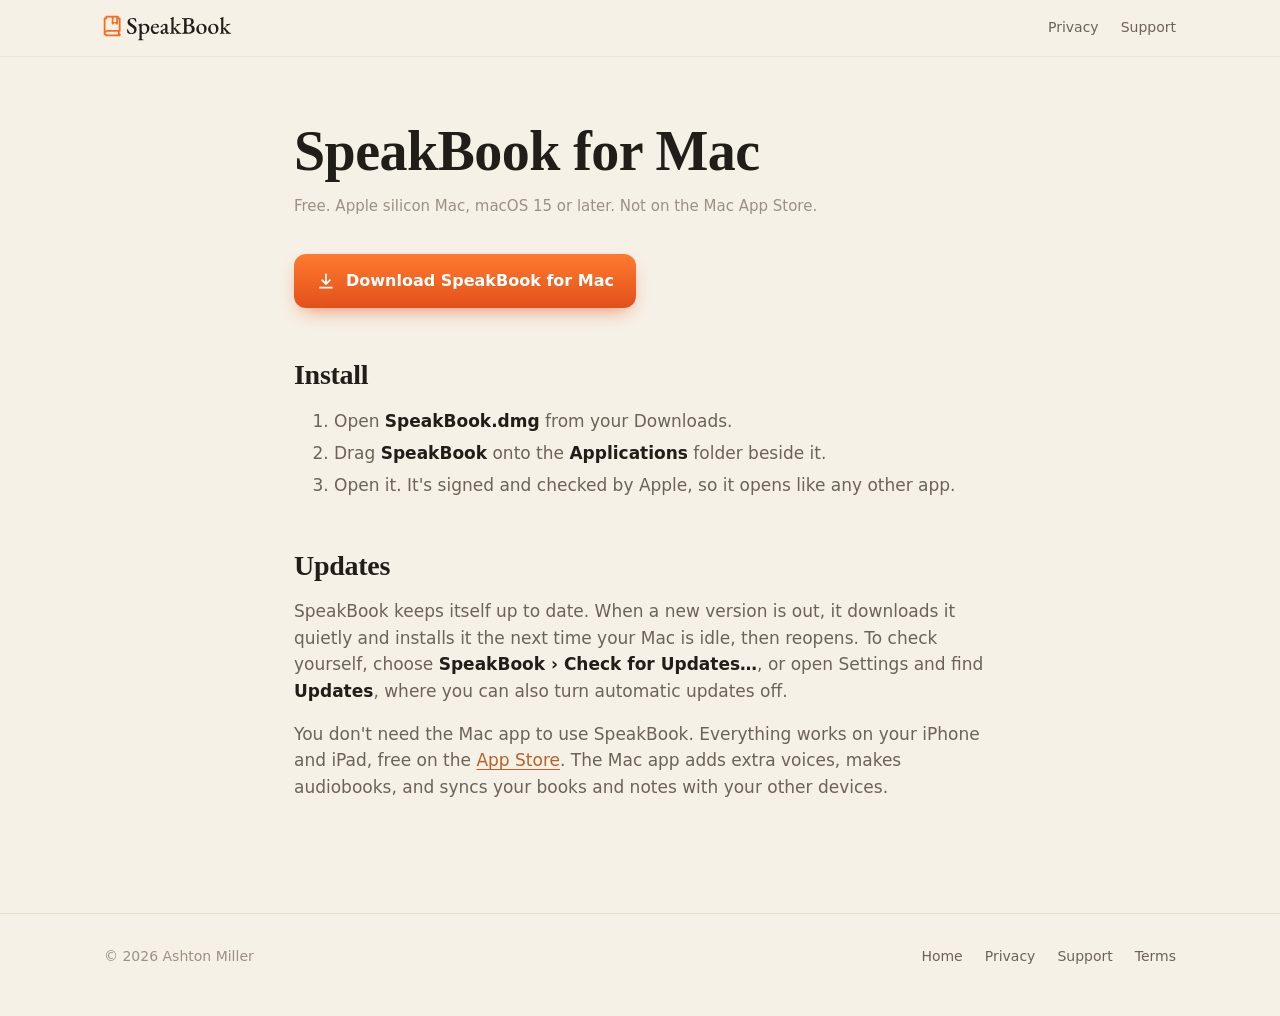
<file: mac/index.html>
<!doctype html>
<html lang="en">
<head>
  <meta charset="utf-8">
  <meta name="viewport" content="width=device-width, initial-scale=1">
  <title>SpeakBook for Mac</title>
  <meta name="description" content="Download SpeakBook for Mac, free: extra voices, audiobooks and sync with your iPhone and iPad.">
  <meta name="theme-color" content="#F6F1E7" media="(prefers-color-scheme: light)">
  <meta name="theme-color" content="#181512" media="(prefers-color-scheme: dark)">
  <link rel="icon" type="image/png" href="../favicon.png">
  <link rel="apple-touch-icon" href="../apple-touch-icon.png">
  <link rel="canonical" href="https://speakbook.ashcoHQ.com/mac/">
  <link rel="stylesheet" href="../assets/site.css">
</head>
<body>
<a class="skip" href="#main">Skip to content</a>
<header class="site-header">
  <div class="wrap">
    <a class="brand" href="../"><picture><source srcset="../assets/speakbook-horizontal-color-on-dark.svg" media="(prefers-color-scheme: dark)"><img src="../assets/speakbook-horizontal-color.svg" alt="SpeakBook" width="143" height="40"></picture></a>
    <nav aria-label="Main">
      <a href="../privacy/">Privacy</a>
      <a href="../support/">Support</a>
    </nav>
  </div>
</header>

<main id="main" class="doc">
  <div class="wrap">
    <h1>SpeakBook for Mac</h1>
    <p class="updated">Free. Apple silicon Mac, macOS 15 or later. Not on the Mac App Store.</p>
    <div class="ctas">
      <a class="btn" href="https://github.com/lman80/speakbook/releases/latest/download/SpeakBook.dmg">
        <svg viewBox="0 0 24 24" aria-hidden="true"><path d="M11 3h2v10.2l3.6-3.6 1.4 1.4-6 6-6-6 1.4-1.4 3.6 3.6V3ZM4 19h16v2H4v-2Z"/></svg>
        Download SpeakBook for Mac
      </a>
    </div>
    <h2>Install</h2>
    <ol>
      <li>Open <strong>SpeakBook.dmg</strong> from your Downloads.</li>
      <li>Drag <strong>SpeakBook</strong> onto the <strong>Applications</strong> folder beside it.</li>
      <li>Open it. It's signed and checked by Apple, so it opens like any other app.</li>
    </ol>
    <h2>Updates</h2>
    <p>SpeakBook keeps itself up to date. When a new version is out, it downloads it quietly and installs it the next time your Mac is idle, then reopens. To check yourself, choose <strong>SpeakBook › Check for Updates…</strong>, or open Settings and find <strong>Updates</strong>, where you can also turn automatic updates off.</p>
    <p>You don't need the Mac app to use SpeakBook. Everything works on your iPhone and iPad, free on the <a href="https://apps.apple.com/app/id6818370979">App Store</a>. The Mac app adds extra voices, makes audiobooks, and syncs your books and notes with your other devices.</p>
  </div>
</main>

<footer class="site-footer">
  <div class="wrap">
    <span>© 2026 Ashton Miller</span>
    <nav aria-label="Footer">
      <a href="../">Home</a>
      <a href="../privacy/">Privacy</a>
      <a href="../support/">Support</a>
      <a href="../terms/">Terms</a>
    </nav>
  </div>
</footer>
</body>
</html>
</file>
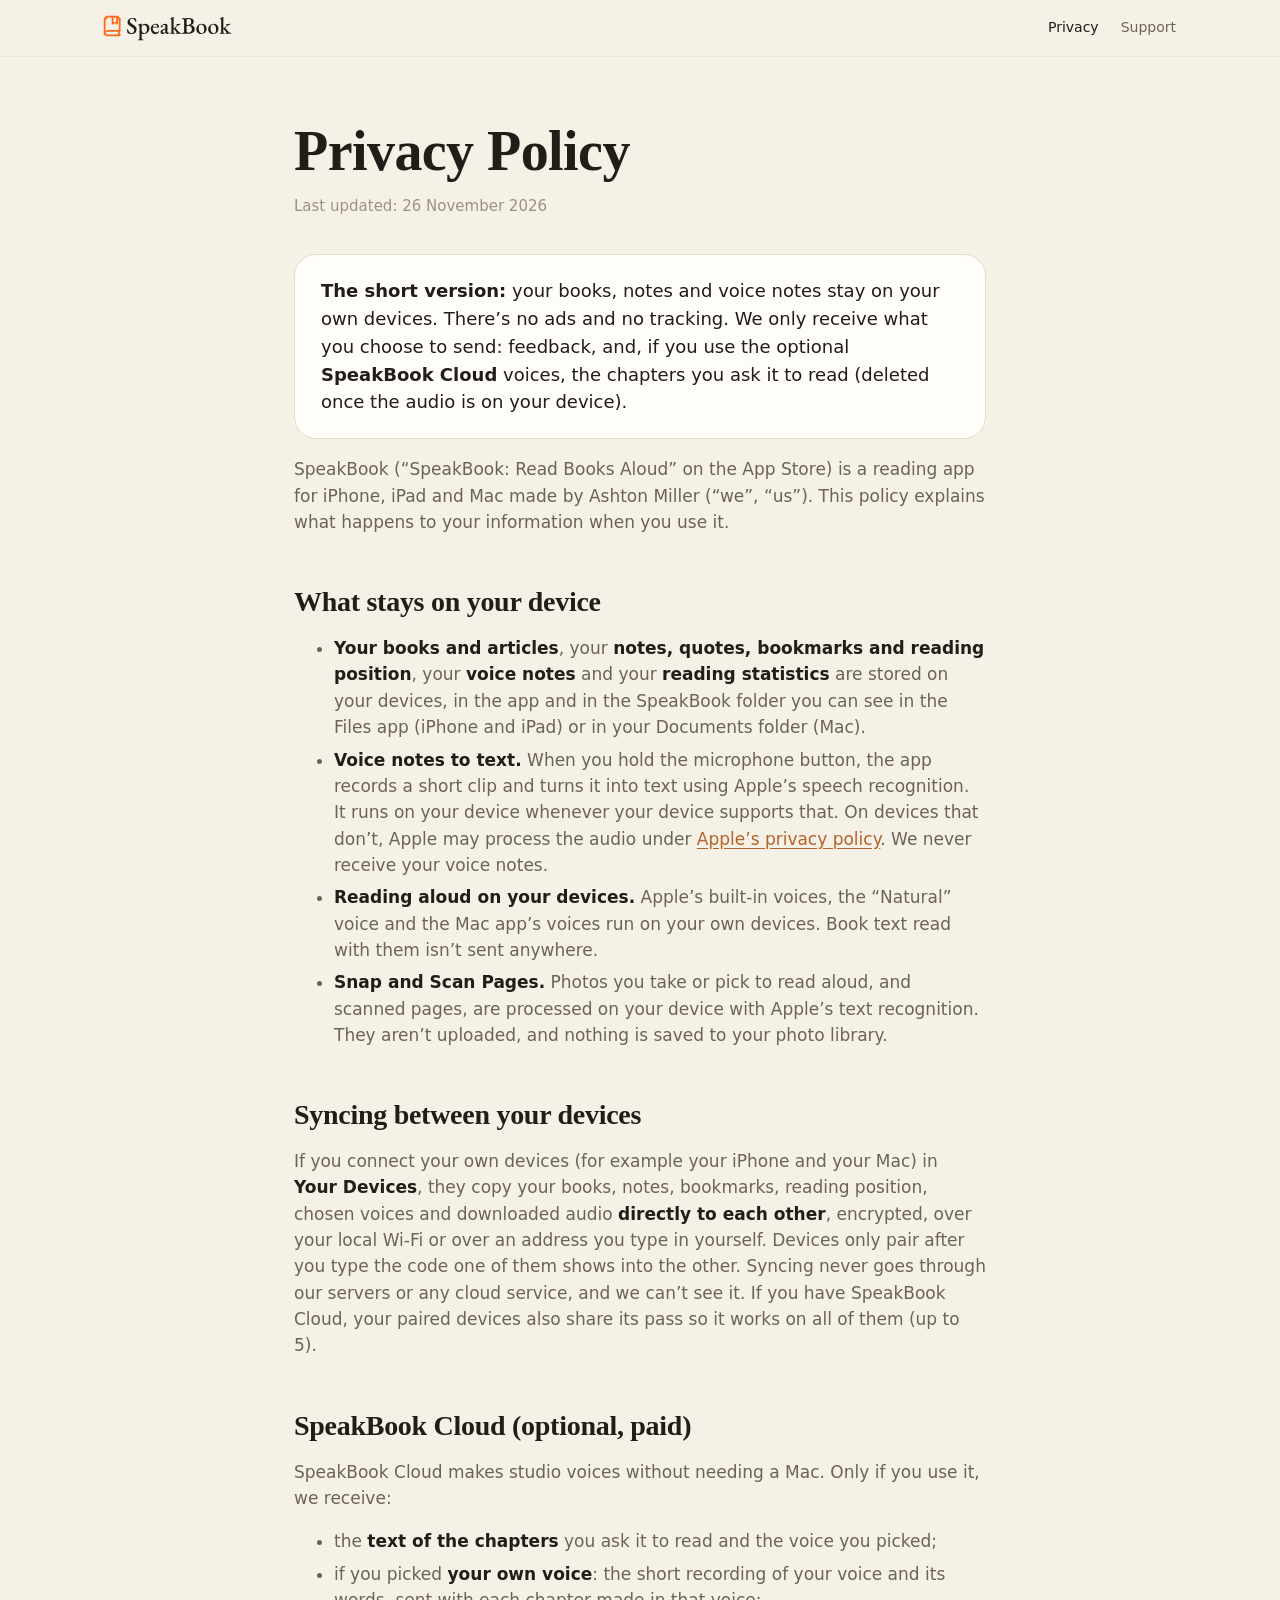
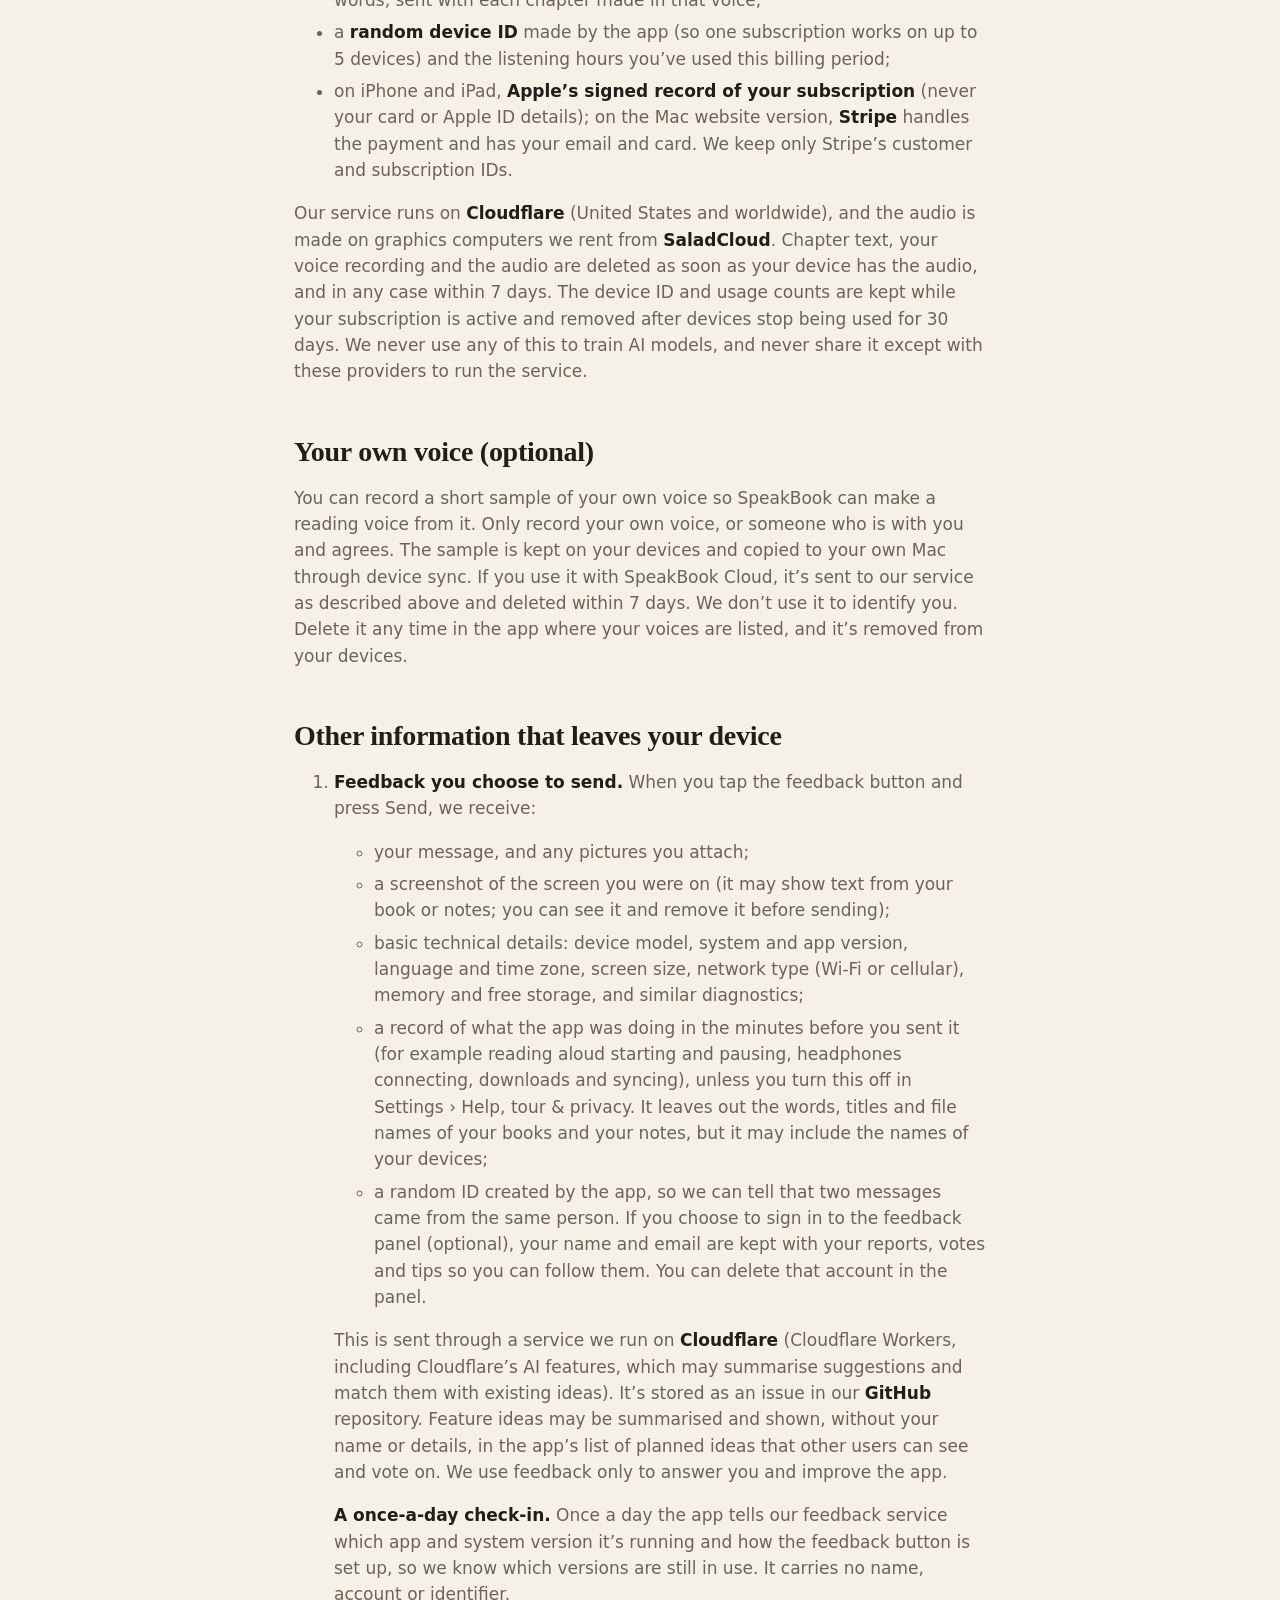
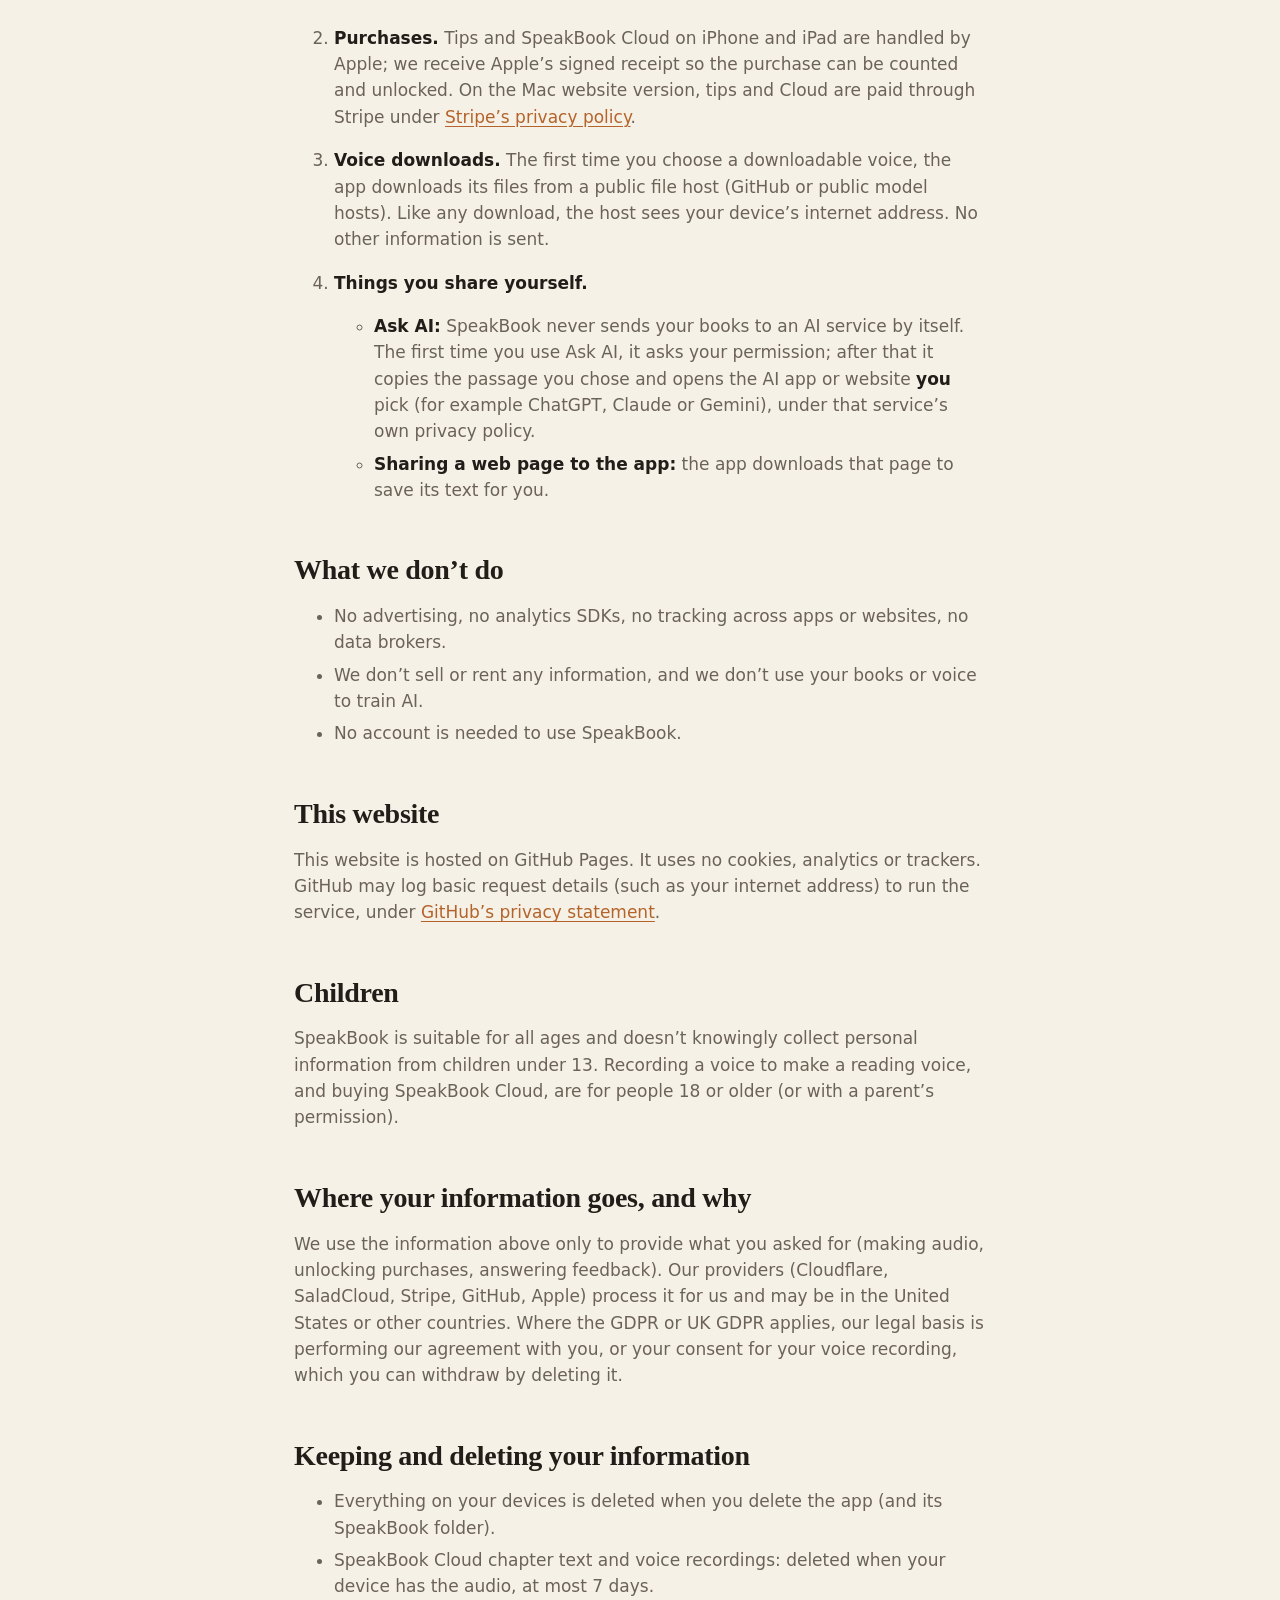
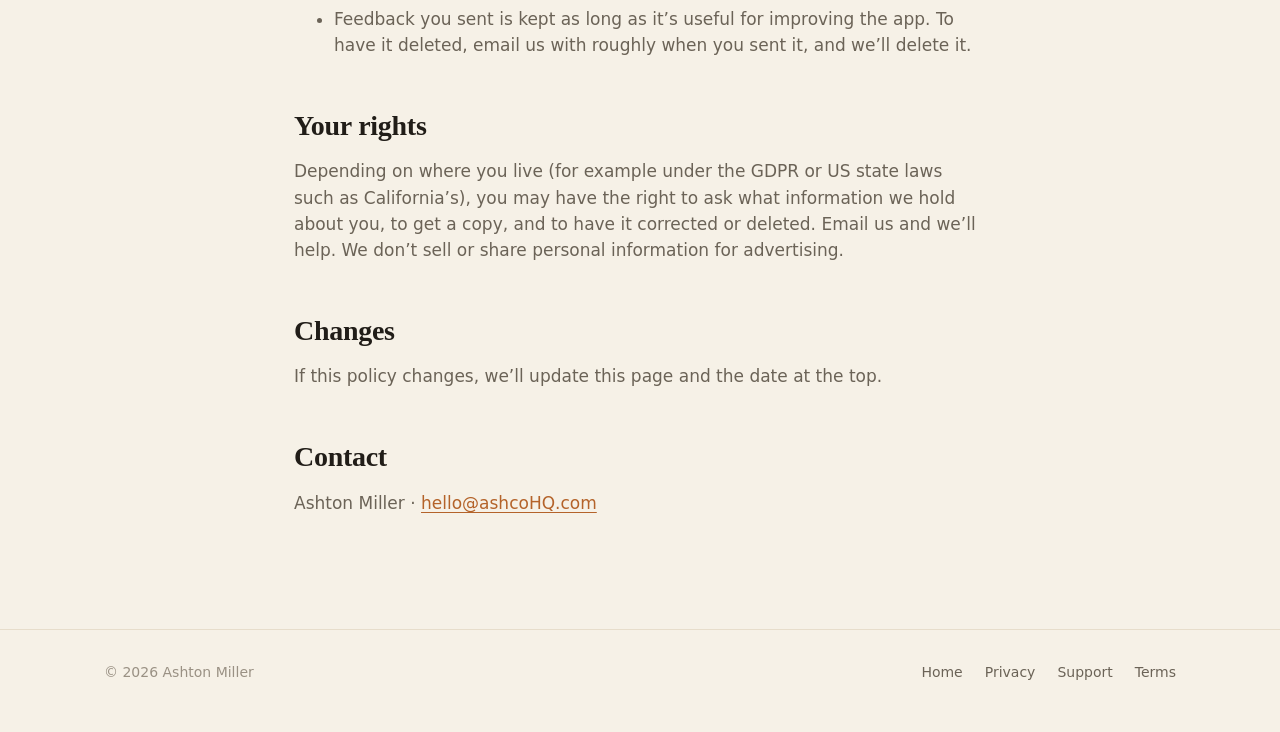
<file: privacy/index.html>
<!doctype html>
<html lang="en">
<head>
  <meta charset="utf-8">
  <meta name="viewport" content="width=device-width, initial-scale=1">
  <title>Privacy Policy · SpeakBook</title>
  <meta name="description" content="SpeakBook's privacy policy. Your books, notes and voice notes stay on your own devices. No ads, no tracking.">
  <meta name="theme-color" content="#F6F1E7" media="(prefers-color-scheme: light)">
  <meta name="theme-color" content="#181512" media="(prefers-color-scheme: dark)">
  <link rel="icon" type="image/png" href="../favicon.png">
  <link rel="apple-touch-icon" href="../apple-touch-icon.png">
  <link rel="canonical" href="https://speakbook.ashcoHQ.com/privacy/">
  <link rel="stylesheet" href="../assets/site.css">
</head>
<body>
<a class="skip" href="#main">Skip to content</a>
<header class="site-header">
  <div class="wrap">
    <a class="brand" href="../"><picture><source srcset="../assets/speakbook-horizontal-color-on-dark.svg" media="(prefers-color-scheme: dark)"><img src="../assets/speakbook-horizontal-color.svg" alt="SpeakBook" width="143" height="40"></picture></a>
    <nav aria-label="Main">
      <a href="../privacy/" aria-current="page">Privacy</a>
      <a href="../support/">Support</a>
    </nav>
  </div>
</header>

<main id="main" class="doc">
  <div class="wrap">
    <h1>Privacy Policy</h1>
    <p class="updated">Last updated: 26 November 2026</p>

    <div class="summary">
      <p><strong>The short version:</strong> your books, notes and voice notes stay on your own devices. There’s no ads and no tracking. We only receive what you choose to send: feedback, and, if you use the optional <strong>SpeakBook Cloud</strong> voices, the chapters you ask it to read (deleted once the audio is on your device).</p>
    </div>

    <p>SpeakBook (“SpeakBook: Read Books Aloud” on the App Store) is a reading app for iPhone, iPad and Mac made by Ashton Miller (“we”, “us”). This policy explains what happens to your information when you use it.</p>

    <h2>What stays on your device</h2>
    <ul>
      <li><strong>Your books and articles</strong>, your <strong>notes, quotes, bookmarks and reading position</strong>, your <strong>voice notes</strong> and your <strong>reading statistics</strong> are stored on your devices, in the app and in the SpeakBook folder you can see in the Files app (iPhone and iPad) or in your Documents folder (Mac).</li>
      <li><strong>Voice notes to text.</strong> When you hold the microphone button, the app records a short clip and turns it into text using Apple’s speech recognition. It runs on your device whenever your device supports that. On devices that don’t, Apple may process the audio under <a href="https://www.apple.com/legal/privacy/">Apple’s privacy policy</a>. We never receive your voice notes.</li>
      <li><strong>Reading aloud on your devices.</strong> Apple’s built-in voices, the “Natural” voice and the Mac app’s voices run on your own devices. Book text read with them isn’t sent anywhere.</li>
      <li><strong>Snap and Scan Pages.</strong> Photos you take or pick to read aloud, and scanned pages, are processed on your device with Apple’s text recognition. They aren’t uploaded, and nothing is saved to your photo library.</li>
    </ul>

    <h2>Syncing between your devices</h2>
    <p>If you connect your own devices (for example your iPhone and your Mac) in <strong>Your Devices</strong>, they copy your books, notes, bookmarks, reading position, chosen voices and downloaded audio <strong>directly to each other</strong>, encrypted, over your local Wi‑Fi or over an address you type in yourself. Devices only pair after you type the code one of them shows into the other. Syncing never goes through our servers or any cloud service, and we can’t see it. If you have SpeakBook Cloud, your paired devices also share its pass so it works on all of them (up to 5).</p>

    <h2>SpeakBook Cloud (optional, paid)</h2>
    <p>SpeakBook Cloud makes studio voices without needing a Mac. Only if you use it, we receive:</p>
    <ul>
      <li>the <strong>text of the chapters</strong> you ask it to read and the voice you picked;</li>
      <li>if you picked <strong>your own voice</strong>: the short recording of your voice and its words, sent with each chapter made in that voice;</li>
      <li>a <strong>random device ID</strong> made by the app (so one subscription works on up to 5 devices) and the listening hours you’ve used this billing period;</li>
      <li>on iPhone and iPad, <strong>Apple’s signed record of your subscription</strong> (never your card or Apple ID details); on the Mac website version, <strong>Stripe</strong> handles the payment and has your email and card. We keep only Stripe’s customer and subscription IDs.</li>
    </ul>
    <p>Our service runs on <strong>Cloudflare</strong> (United States and worldwide), and the audio is made on graphics computers we rent from <strong>SaladCloud</strong>. Chapter text, your voice recording and the audio are deleted as soon as your device has the audio, and in any case within 7 days. The device ID and usage counts are kept while your subscription is active and removed after devices stop being used for 30 days. We never use any of this to train AI models, and never share it except with these providers to run the service.</p>

    <h2>Your own voice (optional)</h2>
    <p>You can record a short sample of your own voice so SpeakBook can make a reading voice from it. Only record your own voice, or someone who is with you and agrees. The sample is kept on your devices and copied to your own Mac through device sync. If you use it with SpeakBook Cloud, it’s sent to our service as described above and deleted within 7 days. We don’t use it to identify you. Delete it any time in the app where your voices are listed, and it’s removed from your devices.</p>

    <h2>Other information that leaves your device</h2>
    <ol>
      <li>
        <p><strong>Feedback you choose to send.</strong> When you tap the feedback button and press Send, we receive:</p>
        <ul>
          <li>your message, and any pictures you attach;</li>
          <li>a screenshot of the screen you were on (it may show text from your book or notes; you can see it and remove it before sending);</li>
          <li>basic technical details: device model, system and app version, language and time zone, screen size, network type (Wi‑Fi or cellular), memory and free storage, and similar diagnostics;</li>
          <li>a record of what the app was doing in the minutes before you sent it (for example reading aloud starting and pausing, headphones connecting, downloads and syncing), unless you turn this off in Settings › Help, tour &amp; privacy. It leaves out the words, titles and file names of your books and your notes, but it may include the names of your devices;</li>
          <li>a random ID created by the app, so we can tell that two messages came from the same person. If you choose to sign in to the feedback panel (optional), your name and email are kept with your reports, votes and tips so you can follow them. You can delete that account in the panel.</li>
        </ul>
        <p>This is sent through a service we run on <strong>Cloudflare</strong> (Cloudflare Workers, including Cloudflare’s AI features, which may summarise suggestions and match them with existing ideas). It’s stored as an issue in our <strong>GitHub</strong> repository. Feature ideas may be summarised and shown, without your name or details, in the app’s list of planned ideas that other users can see and vote on. We use feedback only to answer you and improve the app.</p>
        <p><strong>A once-a-day check-in.</strong> Once a day the app tells our feedback service which app and system version it’s running and how the feedback button is set up, so we know which versions are still in use. It carries no name, account or identifier.</p>
      </li>
      <li><p><strong>Purchases.</strong> Tips and SpeakBook Cloud on iPhone and iPad are handled by Apple; we receive Apple’s signed receipt so the purchase can be counted and unlocked. On the Mac website version, tips and Cloud are paid through Stripe under <a href="https://stripe.com/privacy">Stripe’s privacy policy</a>.</p></li>
      <li><p><strong>Voice downloads.</strong> The first time you choose a downloadable voice, the app downloads its files from a public file host (GitHub or public model hosts). Like any download, the host sees your device’s internet address. No other information is sent.</p></li>
      <li>
        <p><strong>Things you share yourself.</strong></p>
        <ul>
          <li><strong>Ask AI:</strong> SpeakBook never sends your books to an AI service by itself. The first time you use Ask AI, it asks your permission; after that it copies the passage you chose and opens the AI app or website <strong>you</strong> pick (for example ChatGPT, Claude or Gemini), under that service’s own privacy policy.</li>
          <li><strong>Sharing a web page to the app:</strong> the app downloads that page to save its text for you.</li>
        </ul>
      </li>
    </ol>

    <h2>What we don’t do</h2>
    <ul>
      <li>No advertising, no analytics SDKs, no tracking across apps or websites, no data brokers.</li>
      <li>We don’t sell or rent any information, and we don’t use your books or voice to train AI.</li>
      <li>No account is needed to use SpeakBook.</li>
    </ul>

    <h2>This website</h2>
    <p>This website is hosted on GitHub Pages. It uses no cookies, analytics or trackers. GitHub may log basic request details (such as your internet address) to run the service, under <a href="https://docs.github.com/en/site-policy/privacy-policies/github-general-privacy-statement">GitHub’s privacy statement</a>.</p>

    <h2>Children</h2>
    <p>SpeakBook is suitable for all ages and doesn’t knowingly collect personal information from children under 13. Recording a voice to make a reading voice, and buying SpeakBook Cloud, are for people 18 or older (or with a parent’s permission).</p>

    <h2>Where your information goes, and why</h2>
    <p>We use the information above only to provide what you asked for (making audio, unlocking purchases, answering feedback). Our providers (Cloudflare, SaladCloud, Stripe, GitHub, Apple) process it for us and may be in the United States or other countries. Where the GDPR or UK GDPR applies, our legal basis is performing our agreement with you, or your consent for your voice recording, which you can withdraw by deleting it.</p>

    <h2>Keeping and deleting your information</h2>
    <ul>
      <li>Everything on your devices is deleted when you delete the app (and its SpeakBook folder).</li>
      <li>SpeakBook Cloud chapter text and voice recordings: deleted when your device has the audio, at most 7 days.</li>
      <li>Feedback you sent is kept as long as it’s useful for improving the app. To have it deleted, email us with roughly when you sent it, and we’ll delete it.</li>
    </ul>

    <h2>Your rights</h2>
    <p>Depending on where you live (for example under the GDPR or US state laws such as California’s), you may have the right to ask what information we hold about you, to get a copy, and to have it corrected or deleted. Email us and we’ll help. We don’t sell or share personal information for advertising.</p>

    <h2>Changes</h2>
    <p>If this policy changes, we’ll update this page and the date at the top.</p>

    <h2>Contact</h2>
    <p>Ashton Miller · <a href="mailto:hello@ashcoHQ.com">hello@ashcoHQ.com</a></p>
  </div>
</main>

<footer class="site-footer">
  <div class="wrap">
    <span>© 2026 Ashton Miller</span>
    <nav aria-label="Footer">
      <a href="../">Home</a>
      <a href="../privacy/">Privacy</a>
      <a href="../support/">Support</a>
      <a href="../terms/">Terms</a>
    </nav>
  </div>
</footer>
</body>
</html>
</file>
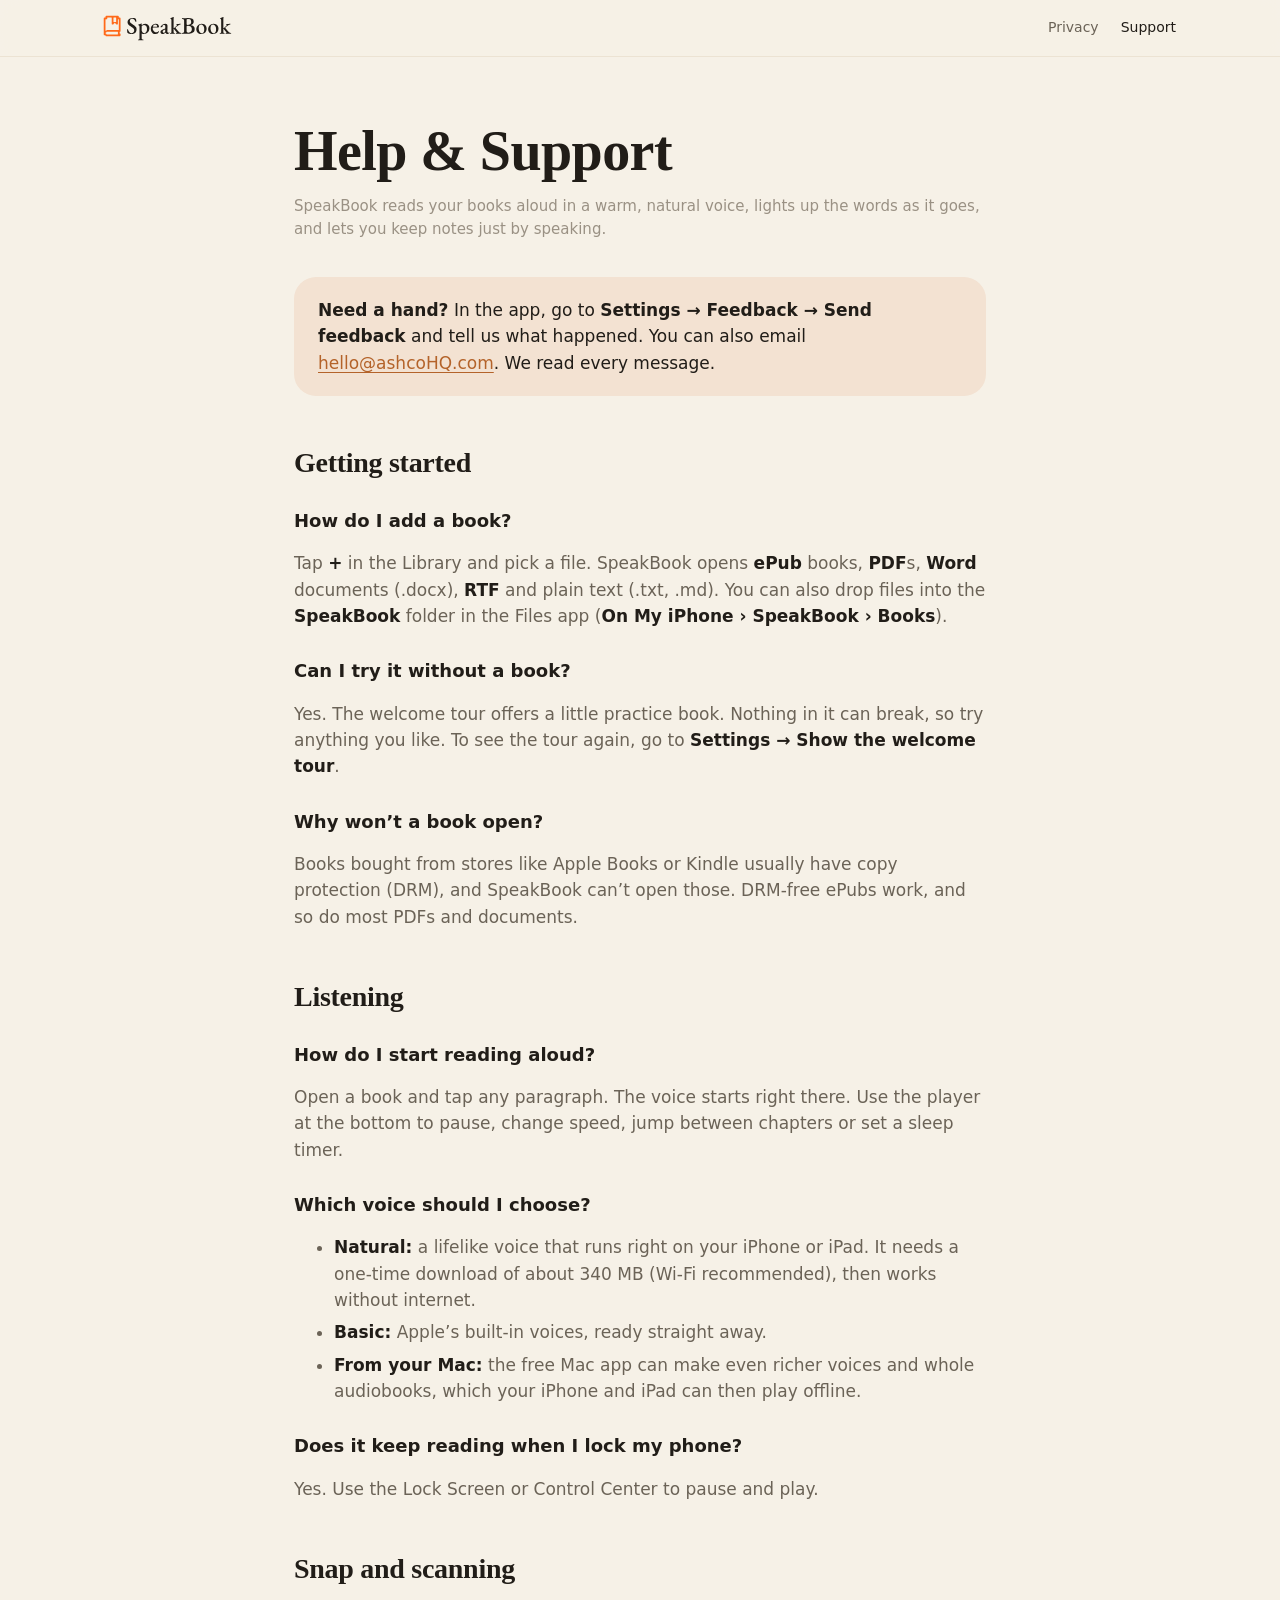
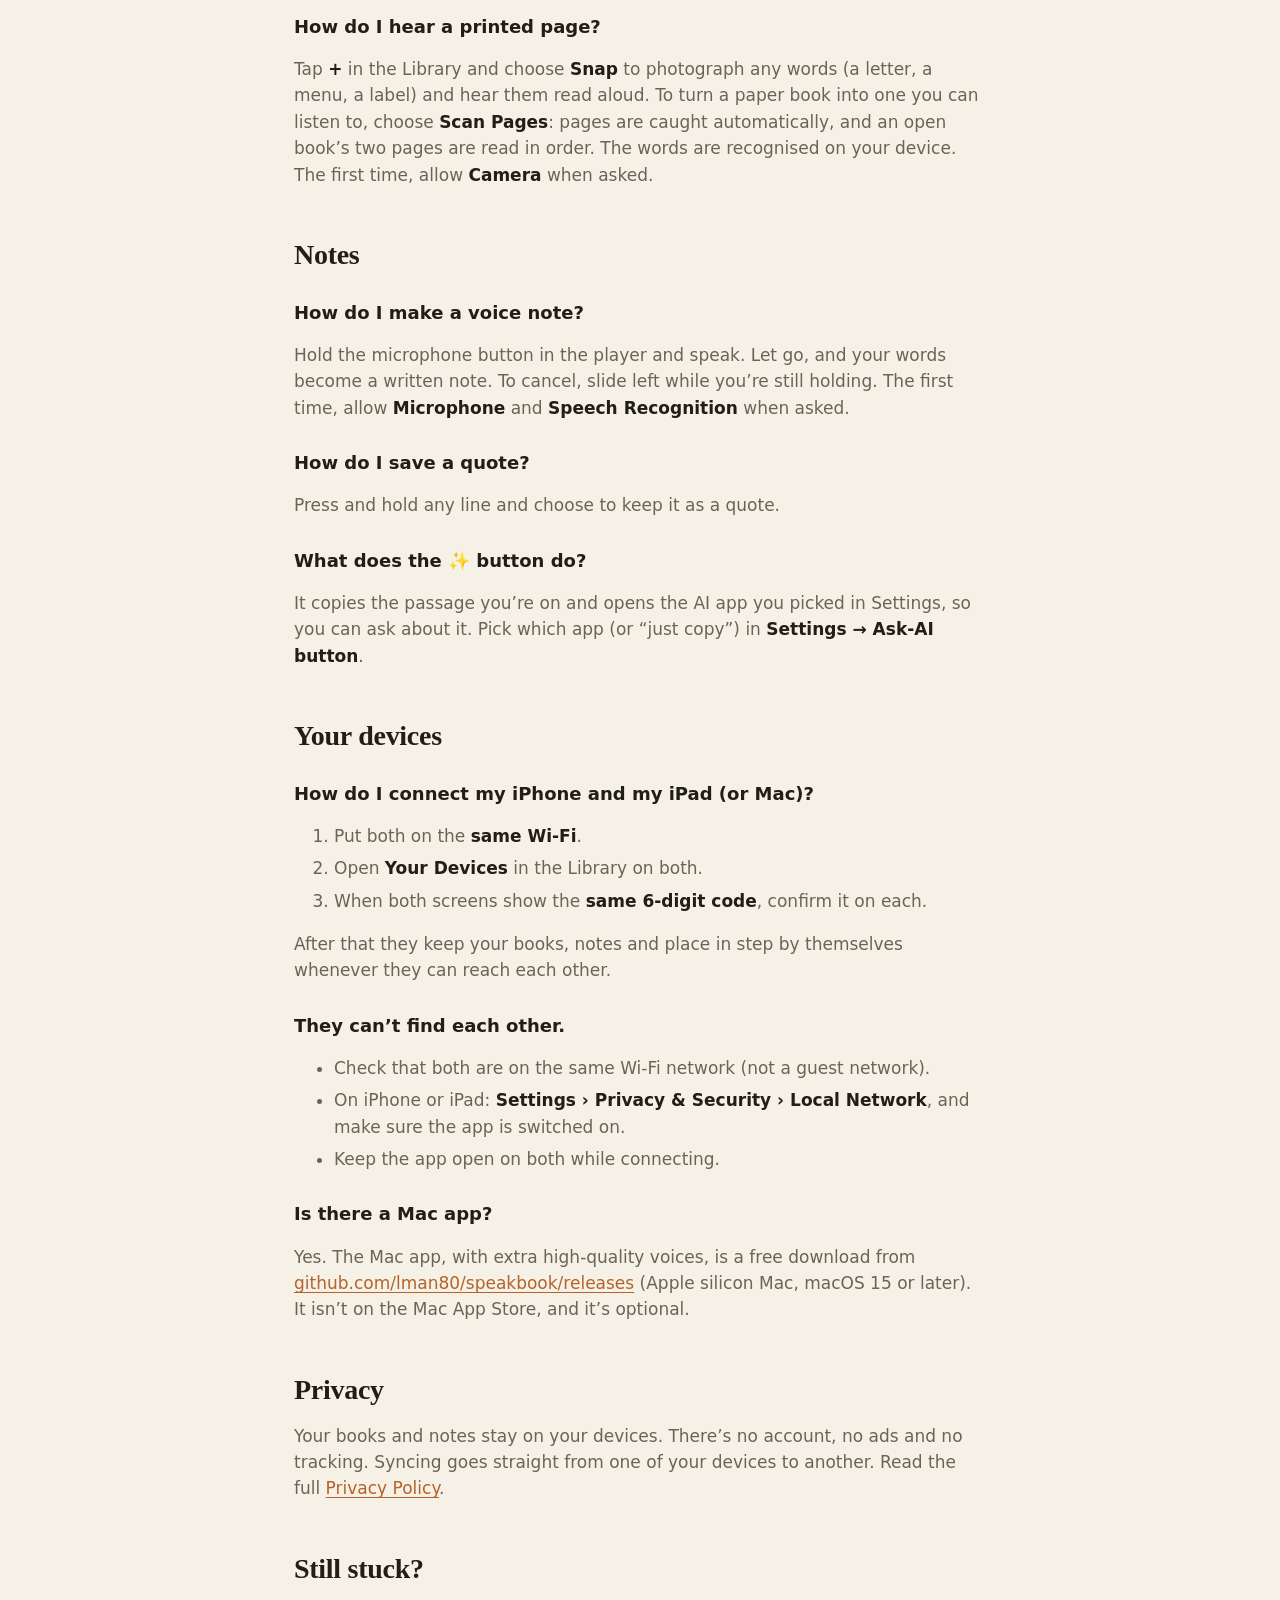
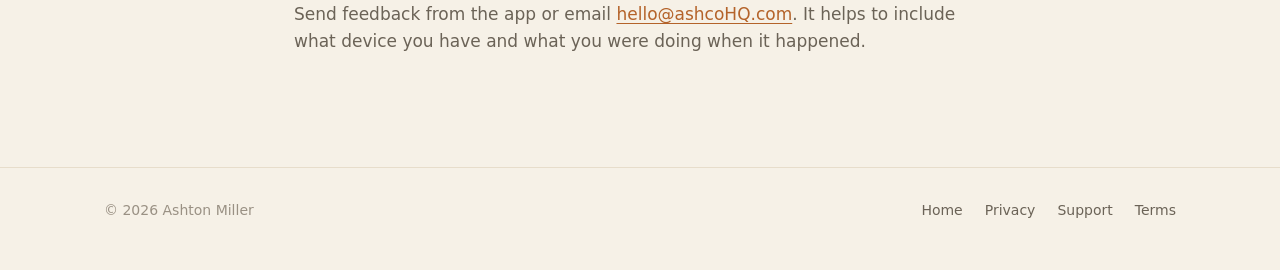
<file: support/index.html>
<!doctype html>
<html lang="en">
<head>
  <meta charset="utf-8">
  <meta name="viewport" content="width=device-width, initial-scale=1">
  <title>Help &amp; Support · SpeakBook</title>
  <meta name="description" content="Answers to common questions about SpeakBook: adding books, voices, voice notes, Snap, and connecting your devices.">
  <meta name="theme-color" content="#F6F1E7" media="(prefers-color-scheme: light)">
  <meta name="theme-color" content="#181512" media="(prefers-color-scheme: dark)">
  <link rel="icon" type="image/png" href="../favicon.png">
  <link rel="apple-touch-icon" href="../apple-touch-icon.png">
  <link rel="canonical" href="https://speakbook.ashcoHQ.com/support/">
  <link rel="stylesheet" href="../assets/site.css">
</head>
<body>
<a class="skip" href="#main">Skip to content</a>
<header class="site-header">
  <div class="wrap">
    <a class="brand" href="../"><picture><source srcset="../assets/speakbook-horizontal-color-on-dark.svg" media="(prefers-color-scheme: dark)"><img src="../assets/speakbook-horizontal-color.svg" alt="SpeakBook" width="143" height="40"></picture></a>
    <nav aria-label="Main">
      <a href="../privacy/">Privacy</a>
      <a href="../support/" aria-current="page">Support</a>
    </nav>
  </div>
</header>

<main id="main" class="doc">
  <div class="wrap">
    <h1>Help &amp; Support</h1>
    <p class="updated">SpeakBook reads your books aloud in a warm, natural voice, lights up the words as it goes, and lets you keep notes just by speaking.</p>

    <div class="callout">
      <p><strong>Need a hand?</strong> In the app, go to <strong>Settings → Feedback → Send feedback</strong> and tell us what happened. You can also email <a href="mailto:hello@ashcoHQ.com">hello@ashcoHQ.com</a>. We read every message.</p>
    </div>

    <h2>Getting started</h2>
    <h3>How do I add a book?</h3>
    <p>Tap <strong>+</strong> in the Library and pick a file. SpeakBook opens <strong>ePub</strong> books, <strong>PDF</strong>s, <strong>Word</strong> documents (.docx), <strong>RTF</strong> and plain text (.txt, .md). You can also drop files into the <strong>SpeakBook</strong> folder in the Files app (<strong>On My iPhone › SpeakBook › Books</strong>).</p>
    <h3>Can I try it without a book?</h3>
    <p>Yes. The welcome tour offers a little practice book. Nothing in it can break, so try anything you like. To see the tour again, go to <strong>Settings → Show the welcome tour</strong>.</p>
    <h3>Why won’t a book open?</h3>
    <p>Books bought from stores like Apple Books or Kindle usually have copy protection (DRM), and SpeakBook can’t open those. DRM-free ePubs work, and so do most PDFs and documents.</p>

    <h2>Listening</h2>
    <h3>How do I start reading aloud?</h3>
    <p>Open a book and tap any paragraph. The voice starts right there. Use the player at the bottom to pause, change speed, jump between chapters or set a sleep timer.</p>
    <h3>Which voice should I choose?</h3>
    <ul>
      <li><strong>Natural:</strong> a lifelike voice that runs right on your iPhone or iPad. It needs a one-time download of about 340 MB (Wi‑Fi recommended), then works without internet.</li>
      <li><strong>Basic:</strong> Apple’s built-in voices, ready straight away.</li>
      <li><strong>From your Mac:</strong> the free Mac app can make even richer voices and whole audiobooks, which your iPhone and iPad can then play offline.</li>
    </ul>
    <h3>Does it keep reading when I lock my phone?</h3>
    <p>Yes. Use the Lock Screen or Control Center to pause and play.</p>

    <h2>Snap and scanning</h2>
    <h3>How do I hear a printed page?</h3>
    <p>Tap <strong>+</strong> in the Library and choose <strong>Snap</strong> to photograph any words (a letter, a menu, a label) and hear them read aloud. To turn a paper book into one you can listen to, choose <strong>Scan Pages</strong>: pages are caught automatically, and an open book’s two pages are read in order. The words are recognised on your device. The first time, allow <strong>Camera</strong> when asked.</p>

    <h2>Notes</h2>
    <h3>How do I make a voice note?</h3>
    <p>Hold the microphone button in the player and speak. Let go, and your words become a written note. To cancel, slide left while you’re still holding. The first time, allow <strong>Microphone</strong> and <strong>Speech Recognition</strong> when asked.</p>
    <h3>How do I save a quote?</h3>
    <p>Press and hold any line and choose to keep it as a quote.</p>
    <h3>What does the ✨ button do?</h3>
    <p>It copies the passage you’re on and opens the AI app you picked in Settings, so you can ask about it. Pick which app (or “just copy”) in <strong>Settings → Ask-AI button</strong>.</p>

    <h2>Your devices</h2>
    <h3>How do I connect my iPhone and my iPad (or Mac)?</h3>
    <ol>
      <li>Put both on the <strong>same Wi‑Fi</strong>.</li>
      <li>Open <strong>Your Devices</strong> in the Library on both.</li>
      <li>When both screens show the <strong>same 6-digit code</strong>, confirm it on each.</li>
    </ol>
    <p>After that they keep your books, notes and place in step by themselves whenever they can reach each other.</p>
    <h3>They can’t find each other.</h3>
    <ul>
      <li>Check that both are on the same Wi‑Fi network (not a guest network).</li>
      <li>On iPhone or iPad: <strong>Settings › Privacy &amp; Security › Local Network</strong>, and make sure the app is switched on.</li>
      <li>Keep the app open on both while connecting.</li>
    </ul>
    <h3>Is there a Mac app?</h3>
    <p>Yes. The Mac app, with extra high-quality voices, is a free download from <a href="https://github.com/lman80/speakbook/releases/latest">github.com/lman80/speakbook/releases</a> (Apple silicon Mac, macOS 15 or later). It isn’t on the Mac App Store, and it’s optional.</p>

    <h2>Privacy</h2>
    <p>Your books and notes stay on your devices. There’s no account, no ads and no tracking. Syncing goes straight from one of your devices to another. Read the full <a href="../privacy/">Privacy Policy</a>.</p>

    <h2>Still stuck?</h2>
    <p>Send feedback from the app or email <a href="mailto:hello@ashcoHQ.com">hello@ashcoHQ.com</a>. It helps to include what device you have and what you were doing when it happened.</p>
  </div>
</main>

<footer class="site-footer">
  <div class="wrap">
    <span>© 2026 Ashton Miller</span>
    <nav aria-label="Footer">
      <a href="../">Home</a>
      <a href="../privacy/">Privacy</a>
      <a href="../support/">Support</a>
      <a href="../terms/">Terms</a>
    </nav>
  </div>
</footer>
</body>
</html>
</file>
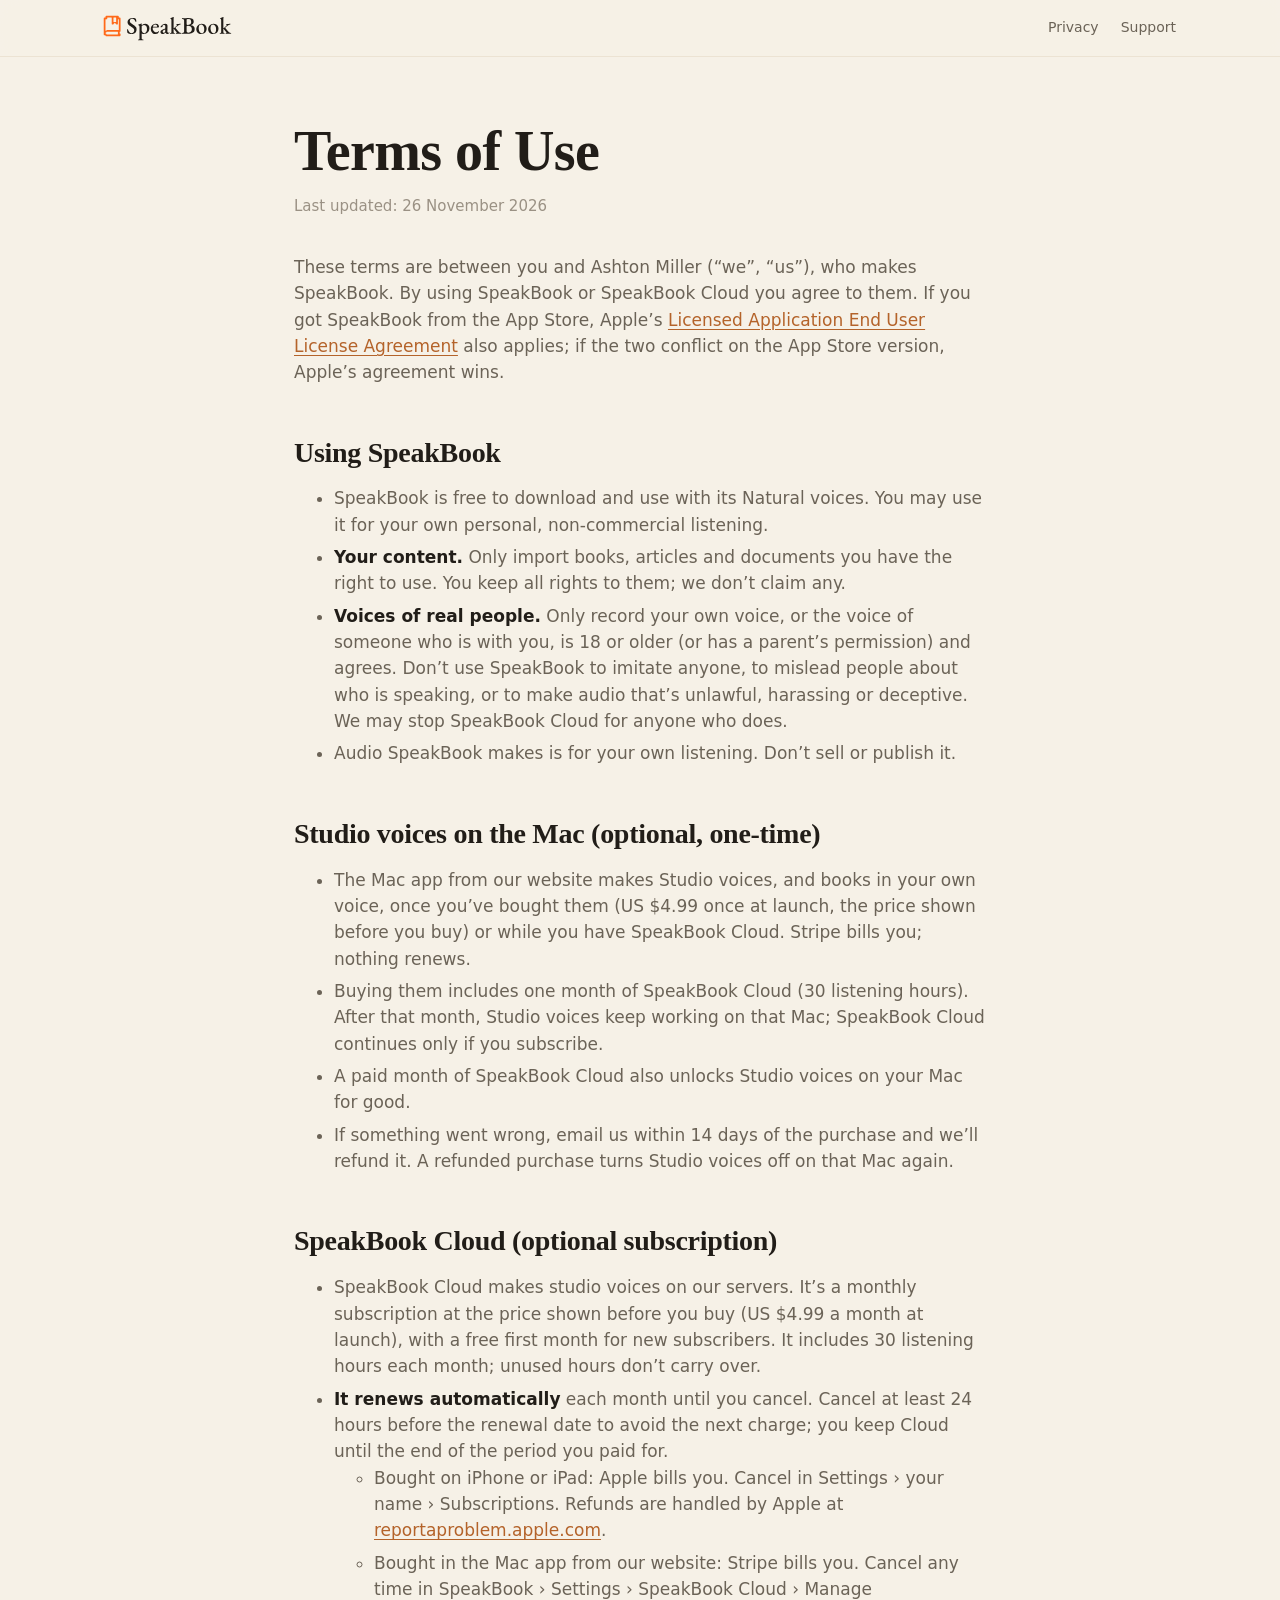
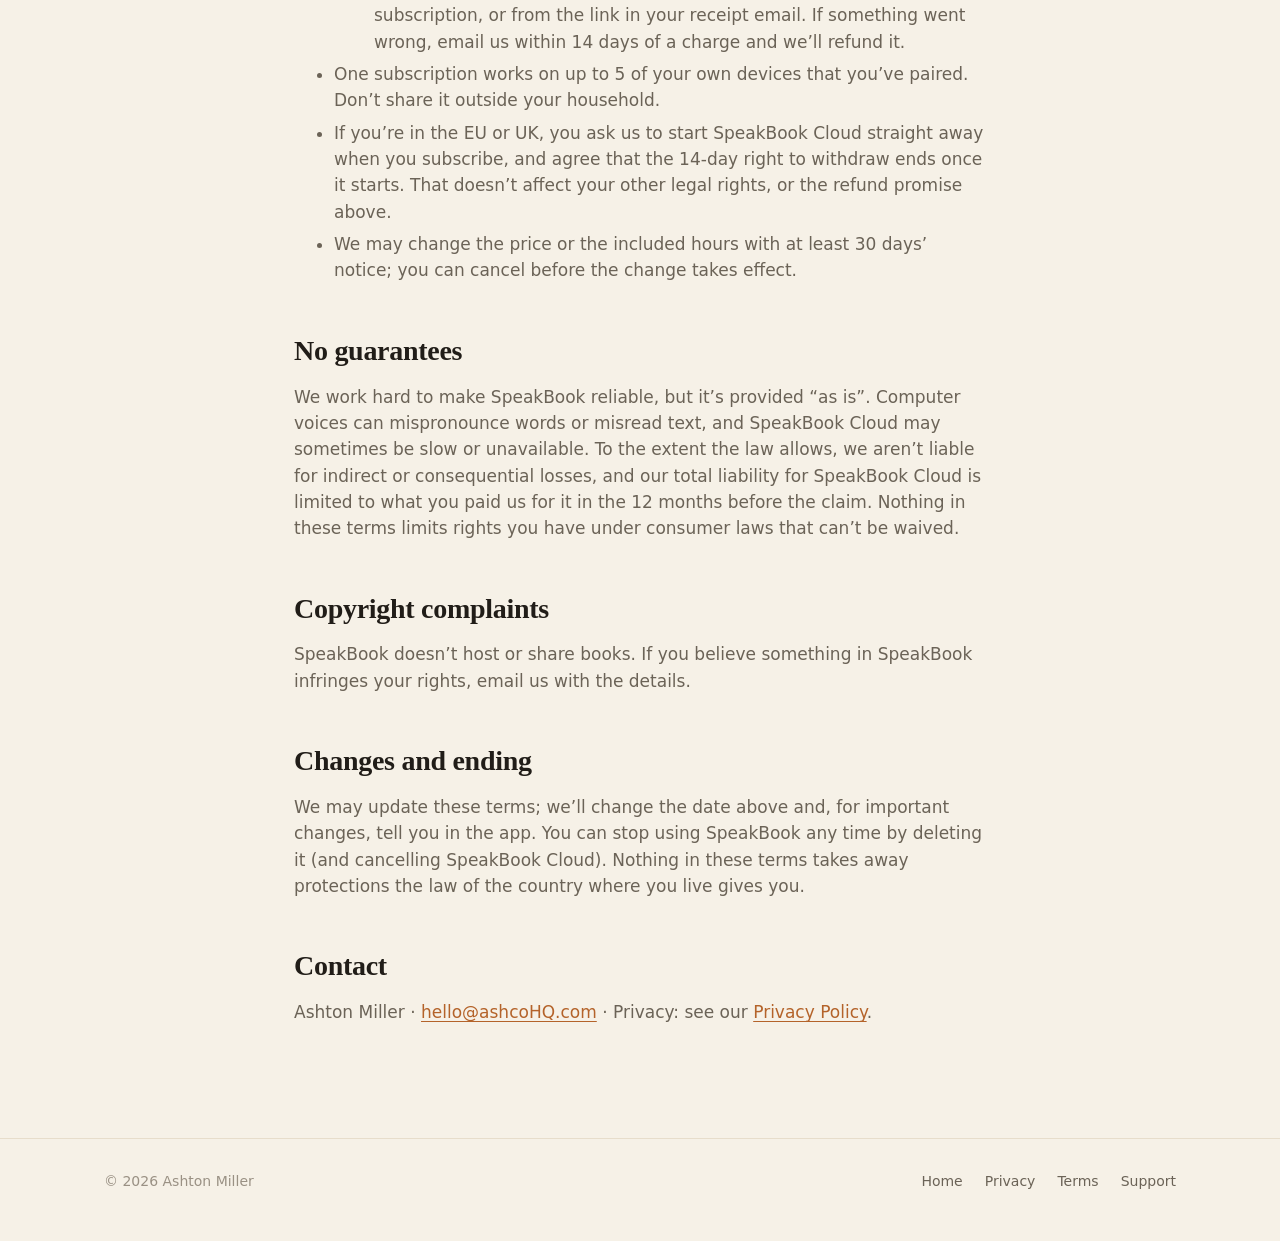
<file: terms/index.html>
<!doctype html>
<html lang="en">
<head>
  <meta charset="utf-8">
  <meta name="viewport" content="width=device-width, initial-scale=1">
  <title>Terms of Use · SpeakBook</title>
  <meta name="description" content="The terms for using SpeakBook and the optional SpeakBook Cloud subscription.">
  <meta name="theme-color" content="#F6F1E7" media="(prefers-color-scheme: light)">
  <meta name="theme-color" content="#181512" media="(prefers-color-scheme: dark)">
  <link rel="icon" type="image/png" href="../favicon.png">
  <link rel="apple-touch-icon" href="../apple-touch-icon.png">
  <link rel="canonical" href="https://speakbook.ashcoHQ.com/terms/">
  <link rel="stylesheet" href="../assets/site.css">
</head>
<body>
<a class="skip" href="#main">Skip to content</a>
<header class="site-header">
  <div class="wrap">
    <a class="brand" href="../"><picture><source srcset="../assets/speakbook-horizontal-color-on-dark.svg" media="(prefers-color-scheme: dark)"><img src="../assets/speakbook-horizontal-color.svg" alt="SpeakBook" width="143" height="40"></picture></a>
    <nav aria-label="Main">
      <a href="../privacy/">Privacy</a>
      <a href="../support/">Support</a>
    </nav>
  </div>
</header>

<main id="main" class="doc">
  <div class="wrap">
    <h1>Terms of Use</h1>
    <p class="updated">Last updated: 26 November 2026</p>

    <p>These terms are between you and Ashton Miller (“we”, “us”), who makes SpeakBook. By using SpeakBook or SpeakBook Cloud you agree to them. If you got SpeakBook from the App Store, Apple’s <a href="https://www.apple.com/legal/internet-services/itunes/dev/stdeula/">Licensed Application End User License Agreement</a> also applies; if the two conflict on the App Store version, Apple’s agreement wins.</p>

    <h2>Using SpeakBook</h2>
    <ul>
      <li>SpeakBook is free to download and use with its Natural voices. You may use it for your own personal, non-commercial listening.</li>
      <li><strong>Your content.</strong> Only import books, articles and documents you have the right to use. You keep all rights to them; we don’t claim any.</li>
      <li><strong>Voices of real people.</strong> Only record your own voice, or the voice of someone who is with you, is 18 or older (or has a parent’s permission) and agrees. Don’t use SpeakBook to imitate anyone, to mislead people about who is speaking, or to make audio that’s unlawful, harassing or deceptive. We may stop SpeakBook Cloud for anyone who does.</li>
      <li>Audio SpeakBook makes is for your own listening. Don’t sell or publish it.</li>
    </ul>

    <h2>Studio voices on the Mac (optional, one-time)</h2>
    <ul>
      <li>The Mac app from our website makes Studio voices, and books in your own voice, once you’ve bought them (US $4.99 once at launch, the price shown before you buy) or while you have SpeakBook Cloud. Stripe bills you; nothing renews.</li>
      <li>Buying them includes one month of SpeakBook Cloud (30 listening hours). After that month, Studio voices keep working on that Mac; SpeakBook Cloud continues only if you subscribe.</li>
      <li>A paid month of SpeakBook Cloud also unlocks Studio voices on your Mac for good.</li>
      <li>If something went wrong, email us within 14 days of the purchase and we’ll refund it. A refunded purchase turns Studio voices off on that Mac again.</li>
    </ul>

    <h2>SpeakBook Cloud (optional subscription)</h2>
    <ul>
      <li>SpeakBook Cloud makes studio voices on our servers. It’s a monthly subscription at the price shown before you buy (US $4.99 a month at launch), with a free first month for new subscribers. It includes 30 listening hours each month; unused hours don’t carry over.</li>
      <li><strong>It renews automatically</strong> each month until you cancel. Cancel at least 24 hours before the renewal date to avoid the next charge; you keep Cloud until the end of the period you paid for.
        <ul>
          <li>Bought on iPhone or iPad: Apple bills you. Cancel in Settings › your name › Subscriptions. Refunds are handled by Apple at <a href="https://reportaproblem.apple.com">reportaproblem.apple.com</a>.</li>
          <li>Bought in the Mac app from our website: Stripe bills you. Cancel any time in SpeakBook › Settings › SpeakBook Cloud › Manage subscription, or from the link in your receipt email. If something went wrong, email us within 14 days of a charge and we’ll refund it.</li>
        </ul>
      </li>
      <li>One subscription works on up to 5 of your own devices that you’ve paired. Don’t share it outside your household.</li>
      <li>If you’re in the EU or UK, you ask us to start SpeakBook Cloud straight away when you subscribe, and agree that the 14-day right to withdraw ends once it starts. That doesn’t affect your other legal rights, or the refund promise above.</li>
      <li>We may change the price or the included hours with at least 30 days’ notice; you can cancel before the change takes effect.</li>
    </ul>

    <h2>No guarantees</h2>
    <p>We work hard to make SpeakBook reliable, but it’s provided “as is”. Computer voices can mispronounce words or misread text, and SpeakBook Cloud may sometimes be slow or unavailable. To the extent the law allows, we aren’t liable for indirect or consequential losses, and our total liability for SpeakBook Cloud is limited to what you paid us for it in the 12 months before the claim. Nothing in these terms limits rights you have under consumer laws that can’t be waived.</p>

    <h2>Copyright complaints</h2>
    <p>SpeakBook doesn’t host or share books. If you believe something in SpeakBook infringes your rights, email us with the details.</p>

    <h2>Changes and ending</h2>
    <p>We may update these terms; we’ll change the date above and, for important changes, tell you in the app. You can stop using SpeakBook any time by deleting it (and cancelling SpeakBook Cloud). Nothing in these terms takes away protections the law of the country where you live gives you.</p>

    <h2>Contact</h2>
    <p>Ashton Miller · <a href="mailto:hello@ashcoHQ.com">hello@ashcoHQ.com</a> · Privacy: see our <a href="../privacy/">Privacy Policy</a>.</p>
  </div>
</main>

<footer class="site-footer">
  <div class="wrap">
    <span>© 2026 Ashton Miller</span>
    <nav aria-label="Footer">
      <a href="../">Home</a>
      <a href="../privacy/">Privacy</a>
      <a href="../terms/">Terms</a>
      <a href="../support/">Support</a>
    </nav>
  </div>
</footer>
</body>
</html>
</file>
<file: assets/site.css>
/* SpeakBook website. Plain CSS, no build step. Colours follow the app's DESIGN.md. */
:root {
  --paper: #F6F1E7;
  --card: #FFFDF8;
  --ink: #211D18;
  --ink-soft: #6B6357;
  --ink-faint: #9A9184;
  --hairline: #E7DDCB;
  --accent: #B4632A;          /* text-safe orange (app's accent) */
  --flame-1: #FF7A2E;         /* icon gradient */
  --flame-2: #E2501A;
  --accent-soft: #F3E2D2;
  --serif: "New York", ui-serif, "Iowan Old Style", Charter, "Palatino Linotype", Georgia, serif;
  --sans: -apple-system, BlinkMacSystemFont, "SF Pro Text", "Segoe UI", system-ui, sans-serif;
  --max: 1120px;
  --radius: 22px;
}
@media (prefers-color-scheme: dark) {
  :root {
    --paper: #181512;
    --card: #241F1A;
    --ink: #F0E9DD;
    --ink-soft: #B3A896;
    --ink-faint: #7D7263;
    --hairline: #352E26;
    --accent: #E08A4F;
    --accent-soft: #33271E;
  }
}

* { box-sizing: border-box; }
html { -webkit-text-size-adjust: 100%; scroll-behavior: smooth; }
@media (prefers-reduced-motion: reduce) { html { scroll-behavior: auto; } }
body {
  margin: 0;
  background: var(--paper);
  color: var(--ink);
  font: 17px/1.55 var(--sans);
  -webkit-font-smoothing: antialiased;
  text-rendering: optimizeLegibility;
}
img { max-width: 100%; height: auto; display: block; }
a { color: var(--accent); text-underline-offset: 3px; }
a:hover { text-decoration-thickness: 2px; }
:focus-visible { outline: 3px solid var(--flame-1); outline-offset: 3px; border-radius: 6px; }

.skip { position: absolute; left: -9999px; top: 0; }
.skip:focus { left: 16px; top: 12px; background: var(--card); padding: 8px 14px; border-radius: 10px; z-index: 10; }

.wrap { max-width: var(--max); margin: 0 auto; padding: 0 24px; }

/* Header */
.site-header {
  position: sticky; top: 0; z-index: 5;
  background: color-mix(in srgb, var(--paper) 82%, transparent);
  -webkit-backdrop-filter: saturate(1.6) blur(18px);
  backdrop-filter: saturate(1.6) blur(18px);
  border-bottom: 1px solid color-mix(in srgb, var(--hairline) 70%, transparent);
}
.site-header .wrap { display: flex; align-items: center; justify-content: space-between; height: 56px; }
.brand { display: flex; align-items: center; gap: 10px; color: var(--ink); text-decoration: none; font: 600 19px/1 var(--serif); }
.brand picture { display: block; margin-left: -8px; }
.brand img { display: block; width: auto; height: 40px; }
.site-header nav { display: flex; gap: 22px; }
.site-header nav a { color: var(--ink-soft); text-decoration: none; font-size: 14px; }
.site-header nav a:hover, .site-header nav a[aria-current] { color: var(--ink); }
@media (max-width: 560px) { .site-header nav .opt { display: none; } .site-header nav { gap: 16px; } }

/* Type */
h1, h2, h3 { text-wrap: balance; font-family: var(--serif); font-weight: 600; letter-spacing: -0.01em; line-height: 1.1; margin: 0; }
.eyebrow { font: 600 13px/1 var(--sans); letter-spacing: .08em; text-transform: uppercase; color: var(--accent); margin: 0 0 14px; }
.lede { font-size: 21px; line-height: 1.45; color: var(--ink-soft); margin: 18px 0 0; max-width: 34ch; }

/* Hero */
.hero { padding: 72px 0 96px; overflow: hidden; }
.hero .wrap { display: grid; grid-template-columns: 1.05fr 1fr; gap: 48px; align-items: center; }
.hero-icon { width: 112px; height: 112px; border-radius: 25px; box-shadow: 0 18px 40px -16px rgba(33, 29, 24, .35), 0 0 0 1px rgba(33, 29, 24, .06), 0 2px 6px rgba(0,0,0,.08); margin-bottom: 26px; }
.hero h1 { font-size: clamp(48px, 7vw, 80px); }
.hero h1 .accent { display: block; background: linear-gradient(180deg, var(--flame-1), var(--flame-2)); -webkit-background-clip: text; background-clip: text; color: transparent; font-size: .56em; margin-top: 12px; line-height: 1.15; }
.ctas { display: flex; flex-wrap: wrap; gap: 14px; align-items: center; margin-top: 34px; }
.badge img { height: 54px; width: auto; }
.badge { display: inline-block; border-radius: 10px; }
.btn {
  display: inline-flex; align-items: center; gap: 10px; height: 54px; padding: 0 22px;
  border-radius: 12px; text-decoration: none; font: 600 16px/1 var(--sans);
  color: #fff; background: linear-gradient(180deg, var(--flame-1), var(--flame-2));
  box-shadow: 0 8px 20px -8px rgba(226, 80, 26, .7);
  transition: transform .2s ease, box-shadow .2s ease;
}
.btn:hover { transform: translateY(-1px); box-shadow: 0 12px 24px -8px rgba(226, 80, 26, .75); }
.btn svg { width: 20px; height: 20px; fill: currentColor; }
.btn small { display: block; font-weight: 500; font-size: 11px; opacity: .9; margin-bottom: 3px; }
.btn.ghost { color: var(--ink); background: var(--card); border: 1px solid var(--hairline); box-shadow: none; }
.fine { font-size: 13px; color: var(--ink-faint); margin: 14px 0 0; }

/* Phones */
.phone {
  position: relative; border-radius: 46px; padding: 10px; background: #1b1814;
  box-shadow: 0 40px 80px -30px rgba(60, 35, 10, .45), 0 0 0 1px rgba(255,255,255,.06) inset;
  max-width: 300px;
}
.phone img { border-radius: 37px; width: 100%; aspect-ratio: 598 / 1300; object-fit: cover; }
.hero-phones { position: relative; display: flex; justify-content: center; min-height: 560px; }
.hero-phones .phone { width: 62%; }
.hero-phones .back { position: absolute; right: 2%; top: 40px; transform: rotate(6deg); opacity: .97; width: 52%; }
.hero-phones .front { position: relative; z-index: 1; margin-right: 22%; transform: rotate(-3deg); }

/* Features */
.feature { padding: 88px 0; }
.feature + .feature { border-top: 1px solid var(--hairline); }
.feature .wrap { display: grid; grid-template-columns: 1fr 1fr; gap: 64px; align-items: center; }
.feature.flip .text { order: 2; }
.feature h2 { font-size: clamp(34px, 4.6vw, 52px); }
.feature .phone { margin: 0 auto; width: 290px; }
.feature ul { list-style: none; padding: 0; margin: 26px 0 0; display: grid; gap: 12px; }
.feature li { padding-left: 28px; position: relative; color: var(--ink-soft); }
.feature li::before { content: ""; position: absolute; left: 4px; top: .6em; width: 9px; height: 9px; border-radius: 50%; background: linear-gradient(180deg, var(--flame-1), var(--flame-2)); }
.feature li strong { color: var(--ink); font-weight: 600; }

/* Mac + devices */
.devices { padding: 96px 0; background: var(--card); border-block: 1px solid var(--hairline); text-align: center; }
.devices h2 { font-size: clamp(34px, 4.6vw, 52px); }
.devices .lede { margin-inline: auto; max-width: 40ch; }
.mac-frame { margin: 48px auto 0; max-width: 880px; border-radius: 14px; overflow: hidden; border: 1px solid var(--hairline); box-shadow: 0 40px 80px -36px rgba(60, 35, 10, .45); }
.trio { display: grid; grid-template-columns: repeat(3, 1fr); gap: 20px; margin-top: 56px; text-align: left; }
.trio div { background: var(--paper); border: 1px solid var(--hairline); border-radius: var(--radius); padding: 24px; }
.trio h3 { font-size: 22px; margin-bottom: 8px; }
.trio p { margin: 0; color: var(--ink-soft); font-size: 16px; }
.devices .ctas { justify-content: center; }

/* Privacy band */
.privacy-band { padding: 96px 0; }
.privacy-card {
  background: #211D18; color: #F0E9DD; border-radius: 32px; padding: 64px 56px;
  display: grid; grid-template-columns: auto 1fr; gap: 40px; align-items: center;
}
.privacy-card h2 { font-size: clamp(30px, 4vw, 44px); }
.privacy-card p { color: #B3A896; margin: 14px 0 0; max-width: 56ch; }
.privacy-card a { color: #FFA36B; }
.lock { width: 88px; height: 88px; border-radius: 24px; display: grid; place-items: center; background: linear-gradient(180deg, var(--flame-1), var(--flame-2)); }
.lock svg { width: 40px; height: 40px; fill: #fff; }

/* Final CTA */
.final { text-align: center; padding: 24px 0 96px; }
.final img.icon { width: 88px; height: 88px; border-radius: 20px; margin: 0 auto 22px; box-shadow: 0 14px 30px -14px rgba(33, 29, 24, .35), 0 0 0 1px rgba(33, 29, 24, .06); }
.final h2 { font-size: clamp(32px, 4.4vw, 48px); }
.final .ctas { justify-content: center; }

/* Footer */
.site-footer { border-top: 1px solid var(--hairline); padding: 32px 0 48px; font-size: 14px; color: var(--ink-faint); }
.site-footer .wrap { display: flex; flex-wrap: wrap; gap: 16px 28px; justify-content: space-between; align-items: center; }
.site-footer nav { display: flex; flex-wrap: wrap; gap: 22px; }
.site-footer a { color: var(--ink-soft); text-decoration: none; }
.site-footer a:hover { color: var(--ink); text-decoration: underline; }

/* Document pages (privacy, support) */
.doc { padding: 64px 0 96px; }
.doc .wrap { max-width: 740px; }
.doc h1 { font-size: clamp(38px, 6vw, 56px); }
.doc .updated { color: var(--ink-faint); margin: 12px 0 36px; font-size: 15px; }
.doc h2 { font-size: 28px; margin: 52px 0 14px; }
.doc h3 { font: 600 18px/1.35 var(--sans); margin: 30px 0 6px; letter-spacing: 0; }
.doc p, .doc li { color: var(--ink-soft); }
.doc strong { color: var(--ink); }
.doc li + li { margin-top: 6px; }
.doc ol > li > ul { margin-top: 8px; }
.summary { background: var(--card); border: 1px solid var(--hairline); border-radius: var(--radius); padding: 22px 26px; margin: 0 0 8px; }
.summary p { margin: 0; color: var(--ink); font-size: 18px; }
.callout { background: var(--accent-soft); border-radius: var(--radius); padding: 20px 24px; margin: 28px 0; }
.callout p { margin: 0; color: var(--ink); }
.todo { background: #fff3a8; color: #3a3200; padding: 0 4px; border-radius: 4px; }

/* 404 */
.notfound { min-height: 70vh; display: grid; place-items: center; text-align: center; padding: 64px 24px; }
.notfound img { width: 96px; height: 96px; border-radius: 22px; margin: 0 auto 24px; }
.notfound h1 { font-size: 44px; }
.notfound p { color: var(--ink-soft); }

/* Responsive */
@media (max-width: 900px) {
  .hero { padding-top: 48px; }
  .hero .wrap, .feature .wrap { grid-template-columns: 1fr; gap: 44px; }
  .hero .text { text-align: center; }
  .hero-icon { margin-inline: auto; }
  .hero .lede { margin-inline: auto; }
  .hero .ctas { justify-content: center; }
  .hero-phones { min-height: 0; max-width: 420px; margin: 0 auto; width: 100%; }
  .feature { padding: 64px 0; }
  .feature.flip .text { order: 0; }
  .feature .text { text-align: center; }
  .feature ul { text-align: left; max-width: 420px; margin-inline: auto; }
  .feature .phone { width: 260px; }
  .trio { grid-template-columns: 1fr; }
  .privacy-card { grid-template-columns: 1fr; padding: 44px 28px; text-align: center; }
  .privacy-card p { margin-inline: auto; }
  .lock { margin: 0 auto; }
}
@media (max-width: 480px) {
  body { font-size: 16px; }
  .lede { font-size: 19px; }
  .hero-icon { width: 92px; height: 92px; border-radius: 21px; }
  .badge img, .btn { height: 50px; }
  .site-footer .wrap { flex-direction: column; align-items: flex-start; }
}
</file>
